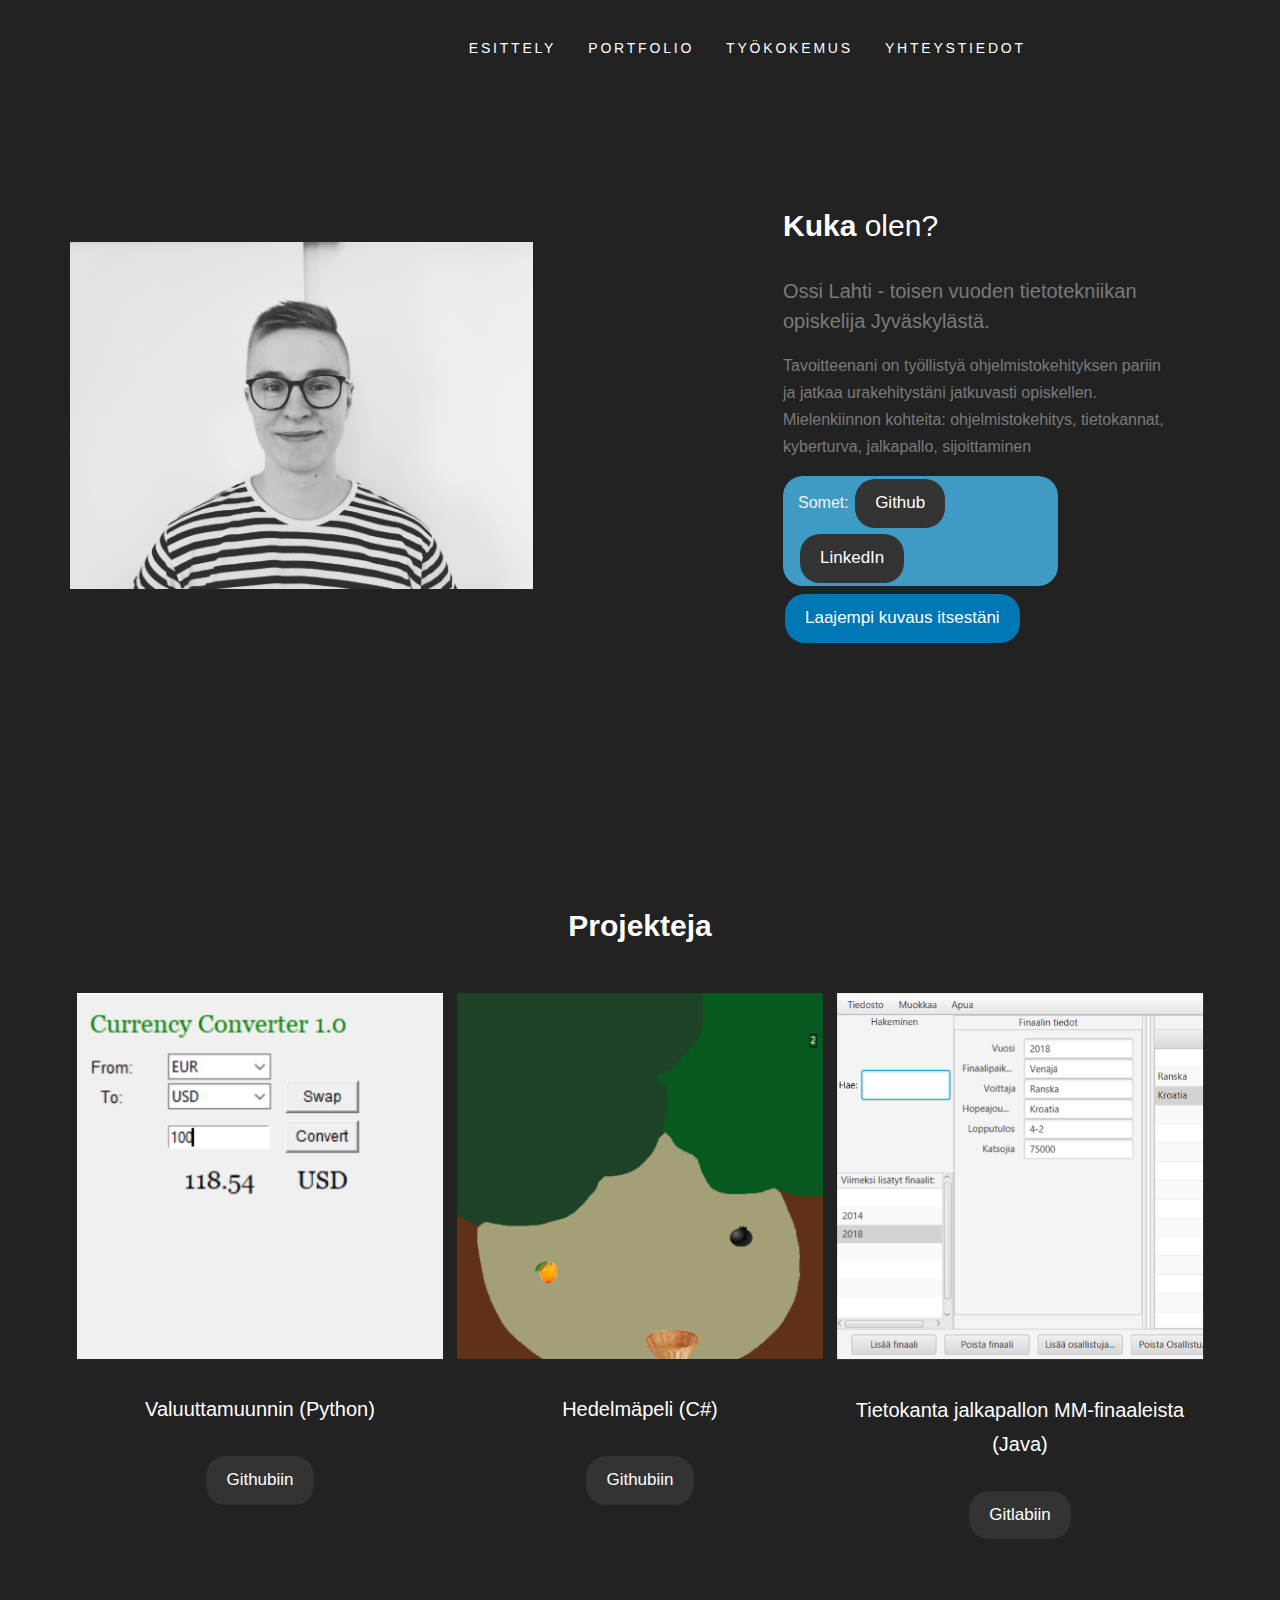
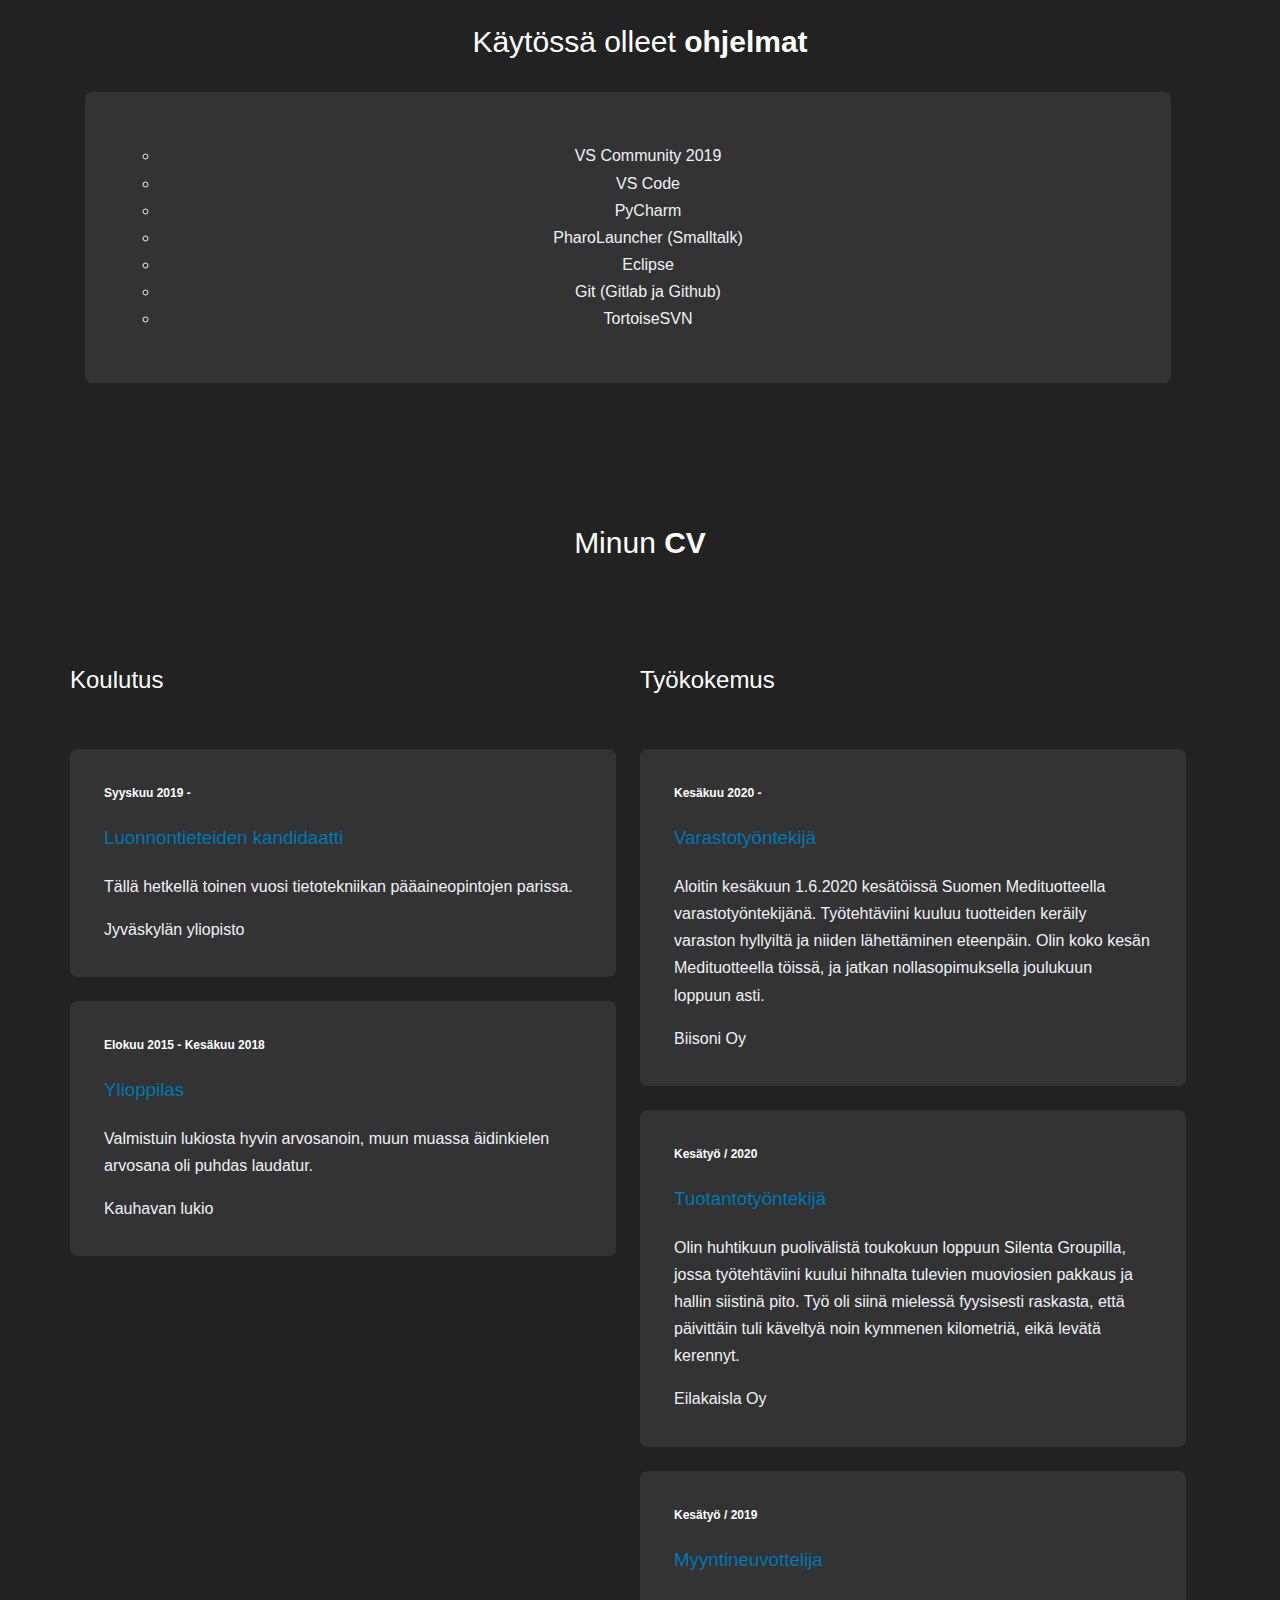
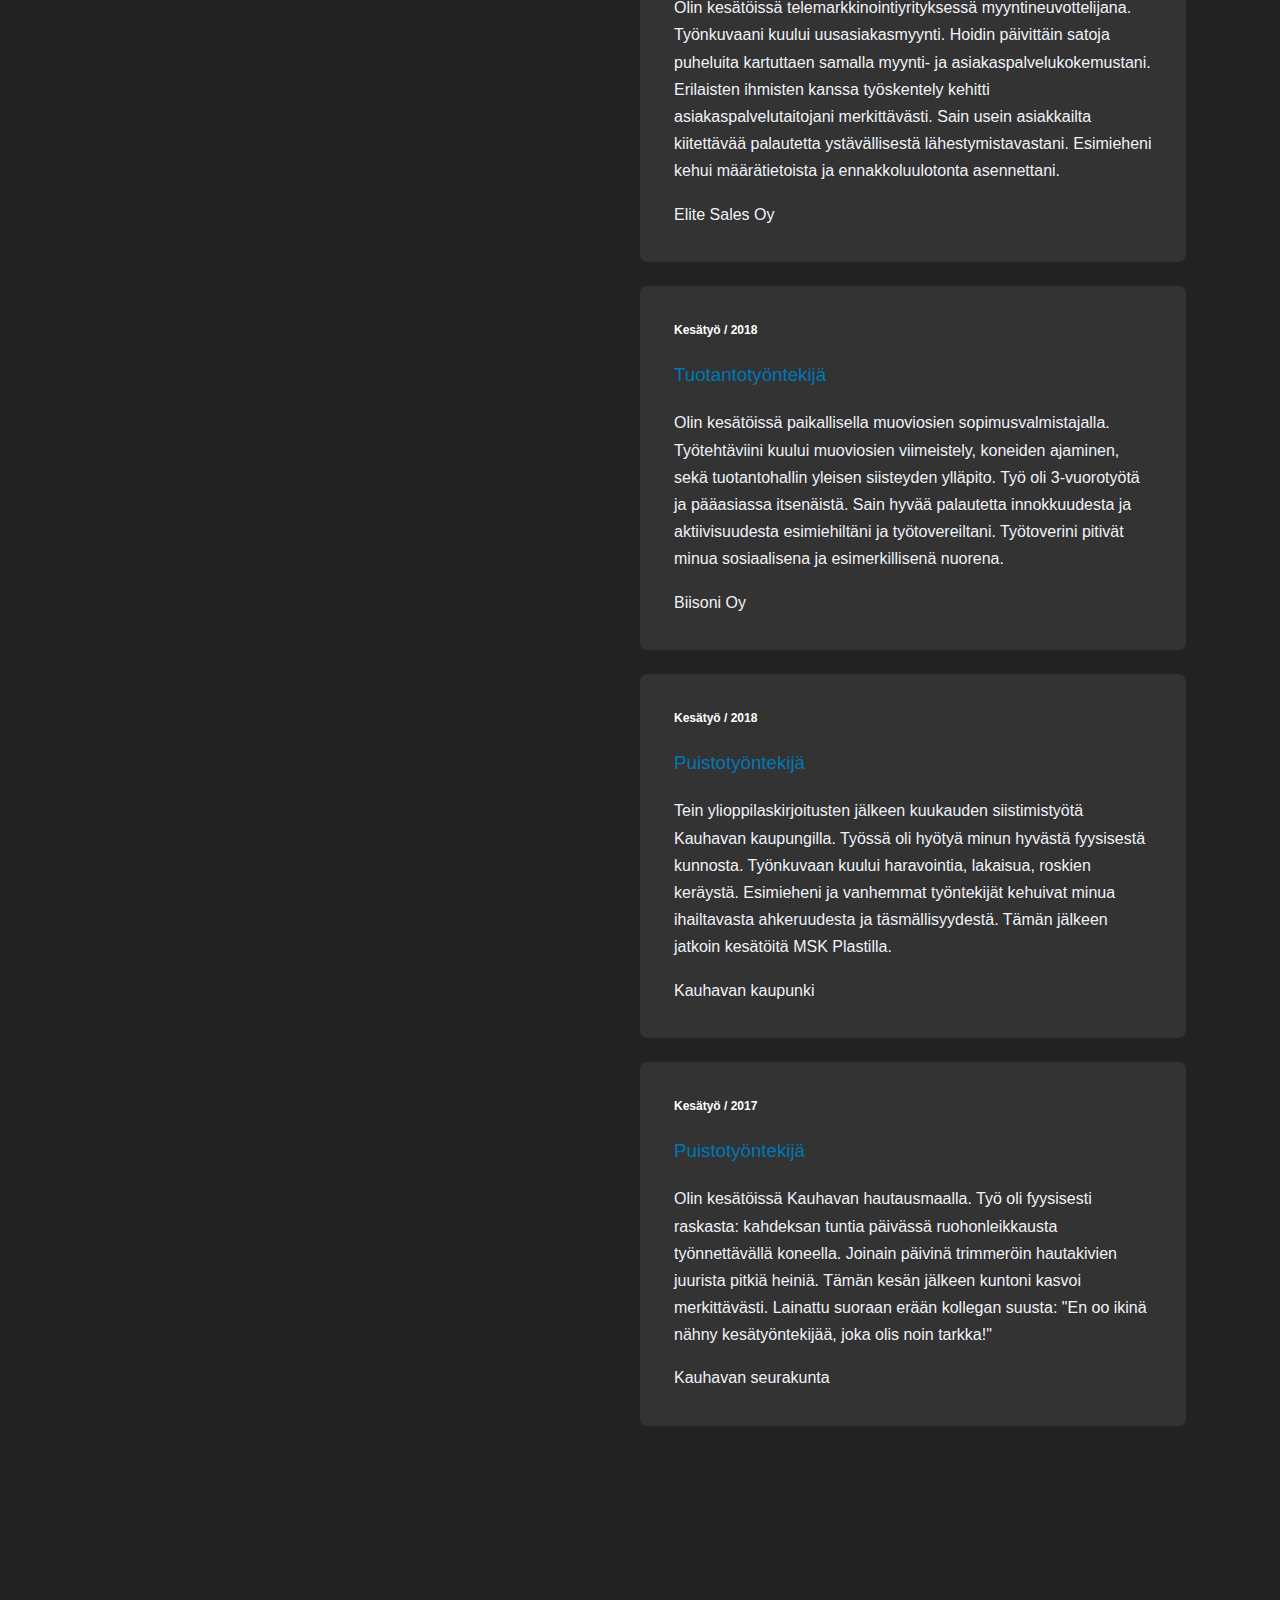
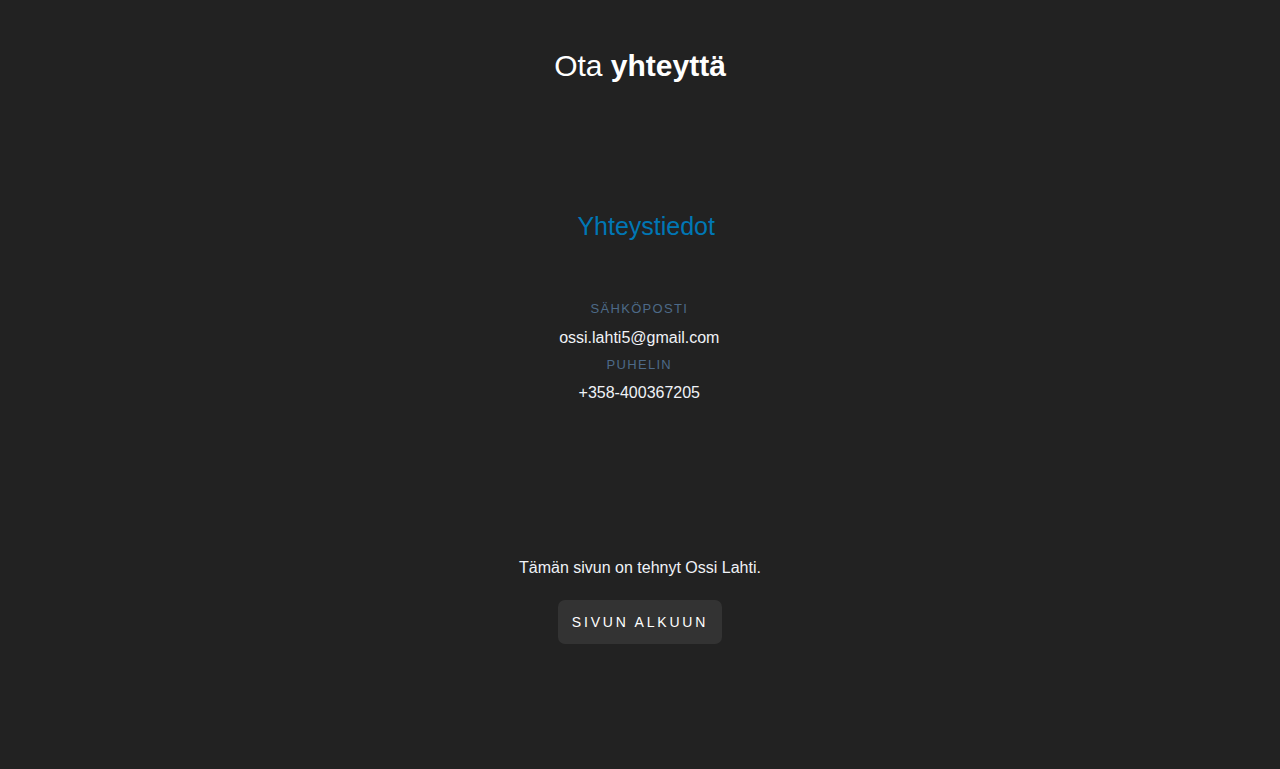
<file: index.html>
<!DOCTYPE html>
<html lang="fi">

<head>
    <meta charset="UTF-8" />
    <link href="css/ulkoasu.css" rel="StyleSheet" type="text/css" />
    <title>Ossi Lahti</title>
</head>

<body class="ekasivu">
    <div class="navbar">
        <a class="active" href="#section-about">ESITTELY</a>
        <a class="active" href="#section-portfolio">PORTFOLIO</a>
        <a class="active" href="#section-resume">TYÖKOKEMUS</a>
        <a class="active" href="#section-contact">YHTEYSTIEDOT</a>
    </div>
    <section class="site-section" id="section-about">
        <div class="container">
            <div class="row mb-5 align-items-center">
                <div class="col-lg-7 pr-lg-5 mb-5 mb-lg-0">
                    <img src="kuvat/IMG_20200924_141254.jpg" alt="Kuva minusta" class="img-fluid">
                </div>
                <div class="col-lg-5 pl-lg-5">
                    <div class="section-heading">
                        <h2><strong>Kuka</strong> olen?</h2>
                    </div>
                    <p class="lead">Ossi Lahti - toisen vuoden tietotekniikan opiskelija Jyväskylästä. </p>
                    <p class="teksti2">Tavoitteenani on työllistyä ohjelmistokehityksen pariin ja jatkaa urakehitystäni
                        jatkuvasti opiskellen. Mielenkiinnon kohteita:
                        ohjelmistokehitys, tietokannat, kyberturva, jalkapallo, sijoittaminen
                    </p>
                    <div style="padding-left: 15px; padding-right: 10px; background-color: #3f9ac4; width: 275px; border-radius: 20px; "
                        class="cat">
                        Somet: <a href="https://github.com/ossilahti/" class="gitnapit">Github</a>
                        <a href="https://www.linkedin.com/in/ossi-lahti/" class="gitnapit">LinkedIn</a>
                    </div>
                    <div style="padding-top: 5px;" class="nappi">
                        <p>
                            <a href="kuvaus\kuvaus.html" class="button">Laajempi kuvaus itsestäni</a>
                        </p>
                    </div>

                </div>
            </div>
        </div>
    </section>
    <section class="site-section" id="section-portfolio">
        <div class="container">
            <div class="row">
                <div class="section-heading text-center col-md-12">
                    <h2><strong>Projekteja</strong></h2>
                </div>
            </div>
            <div class="filters-content">
                <div class="row grid" style="position: relative; height: 600.766px;">
                    <div class="single-portfolio col-sm-4 all mockup" style="position: absolute; left: 0%; top: 0px;">
                        <div class="relative">
                            <div class="thumb">
                                <div class="overlay overlay-bg"></div>
                                <img class="image img-fluid" src="kuvat/currencyconverter.png" alt="">
                            </div>
                        </div>
                        <div class="p-inner">
                            <h4>Valuuttamuunnin (Python)</h4>
                            <div class="cat"><a href="https://github.com/ossilahti/currency-converter"
                                    class="gitnapit">Githubiin</a></div>
                        </div>
                    </div>
                    <div class="single-portfolio col-sm-4 all mockup"
                        style="position: absolute; left: 33.3318%; top: 0px;">
                        <div class="relative">
                            <div class="thumb">
                                <div class="overlay overlay-bg"></div>
                                <img class="image img-fluid" src="kuvat/hedelmapeli.png" alt="">
                            </div>
                        </div>
                        <div class="p-inner">
                            <h4>Hedelmäpeli (C#)</h4>
                            <div class="cat"><a href="https://github.com/ossilahti/hedelmapeli"
                                    class="gitnapit">Githubiin</a></div>
                        </div>
                    </div>
                    <div class="single-portfolio col-sm-4 all packaging"
                        style="position: absolute; left: 66.6637%; top: 0px;">
                        <div class="relative">
                            <div class="thumb">
                                <div class="overlay overlay-bg"></div>
                                <img class="image img-fluid" src="kuvat/tietokanta.png" alt="">
                            </div>
                        </div>
                        <div class="p-inner">
                            <h4>Tietokanta jalkapallon MM-finaaleista (Java)</h4>
                            <div class="cat"><a href="https://gitlab.jyu.fi/otvlahti/ohj2"
                                    class="gitnapit">Gitlabiin</a></div>
                        </div>
                    </div>
                </div>
                <div class="section-heading text-center col-md-12">
                    <h2>Käytössä olleet<strong> ohjelmat</strong></h2>
                    <div class="resume-item mb-4">
                        <ul class="a">
                            <li>VS Community 2019</li>
                            <li>VS Code</li>
                            <li>PyCharm</li>
                            <li>PharoLauncher (Smalltalk)</li>
                            <li>Eclipse</li>
                            <li>Git (Gitlab ja Github)</li>
                            <li>TortoiseSVN</li>
                        </ul>
                        </p>
                    </div>
                </div>
            </div>

        </div>
        <section class="site-section " id="section-resume">
            <div class="container">
                <div class="row">
                    <div class="col-md-12 mb-5">
                        <div class="section-heading text-center">
                            <h2>Minun <strong>CV</strong></h2>
                        </div>
                    </div>
                    <div class="col-md-6">
                        <h2 class="mb-5">Koulutus</h2>
                        <div class="resume-item mb-4">
                            <span class="date"><span class="icon-calendar"></span>Syyskuu 2019 - </span>
                            <h3>Luonnontieteiden kandidaatti</h3>
                            <p>Tällä hetkellä toinen vuosi tietotekniikan pääaineopintojen parissa.</p>
                            <span class="school">Jyväskylän yliopisto</span>
                        </div>
                        <div class="resume-item mb-4">
                            <span class="date"><span class="icon-calendar"></span>Elokuu 2015 - Kesäkuu 2018</span>
                            <h3>Ylioppilas</h3>
                            <p>Valmistuin lukiosta hyvin arvosanoin, muun muassa äidinkielen arvosana oli puhdas
                                laudatur.
                            </p>
                            <span class="school">Kauhavan lukio</span>
                        </div>
                    </div>
                    <div class="col-md-6">
                        <h2 class="mb-5">Työkokemus</h2>
                        <div class="resume-item mb-4">
                            <span class="date"><span class="icon-calendar"></span>Kesäkuu 2020 - </span>
                            <h3>Varastotyöntekijä</h3>
                            <p>Aloitin kesäkuun 1.6.2020 kesätöissä Suomen Medituotteella varastotyöntekijänä.
                                Työtehtäviini
                                kuuluu
                                tuotteiden keräily varaston hyllyiltä
                                ja niiden lähettäminen eteenpäin. Olin koko kesän Medituotteella töissä, ja jatkan
                                nollasopimuksella
                                joulukuun loppuun
                                asti.</p>
                            <span class="school">Biisoni Oy</span>
                        </div>
                        <div class="resume-item mb-4">
                            <span class="date"><span class="icon-calendar"></span>Kesätyö / 2020</span>
                            <h3>Tuotantotyöntekijä</h3>
                            <p>Olin huhtikuun puolivälistä toukokuun loppuun Silenta Groupilla, jossa työtehtäviini
                                kuului
                                hihnalta
                                tulevien muoviosien pakkaus ja hallin siistinä pito.
                                Työ oli siinä mielessä fyysisesti raskasta, että päivittäin tuli käveltyä noin kymmenen
                                kilometriä, eikä
                                levätä kerennyt.</p>
                            <span class="school">Eilakaisla Oy</span>
                        </div>
                        <div class="resume-item mb-4">
                            <span class="date"><span class="icon-calendar"></span> Kesätyö / 2019</span>
                            <h3>Myyntineuvottelija</h3>
                            <p>Olin kesätöissä telemarkkinointiyrityksessä myyntineuvottelijana. Työnkuvaani kuului
                                uusasiakasmyynti.
                                Hoidin
                                päivittäin satoja puheluita kartuttaen samalla myynti- ja asiakaspalvelukokemustani.
                                Erilaisten ihmisten
                                kanssa
                                työskentely kehitti asiakaspalvelutaitojani merkittävästi. Sain usein asiakkailta
                                kiitettävää palautetta
                                ystävällisestä
                                lähestymistavastani. Esimieheni kehui määrätietoista ja ennakkoluulotonta asennettani.
                            </p>
                            <span class="school">Elite Sales Oy</span>
                        </div>
                        <div class="resume-item mb-4">
                            <span class="date"><span class="icon-calendar"></span>Kesätyö / 2018</span>
                            <h3>Tuotantotyöntekijä</h3>
                            <p> Olin kesätöissä paikallisella muoviosien sopimusvalmistajalla. Työtehtäviini kuului
                                muoviosien
                                viimeistely,
                                koneiden ajaminen, sekä tuotantohallin yleisen siisteyden ylläpito. Työ oli 3-vuorotyötä
                                ja
                                pääasiassa
                                itsenäistä. Sain hyvää palautetta innokkuudesta ja aktiivisuudesta esimiehiltäni ja
                                työtovereiltani.
                                Työtoverini pitivät minua sosiaalisena ja esimerkillisenä nuorena.</p>
                            <span class="school">Biisoni Oy</span>
                        </div>
                        <div class="resume-item mb-4">
                            <span class="date"><span class="icon-calendar"></span> Kesätyö / 2018</span>
                            <h3>Puistotyöntekijä</h3>
                            <p>Tein ylioppilaskirjoitusten jälkeen kuukauden siistimistyötä Kauhavan kaupungilla. Työssä
                                oli
                                hyötyä
                                minun hyvästä fyysisestä kunnosta. Työnkuvaan kuului haravointia, lakaisua, roskien
                                keräystä. Esimieheni
                                ja vanhemmat
                                työntekijät kehuivat minua ihailtavasta ahkeruudesta ja täsmällisyydestä. Tämän jälkeen
                                jatkoin
                                kesätöitä
                                MSK Plastilla.</p>
                            <span class="school">Kauhavan kaupunki</span>
                        </div>
                        <div class="resume-item mb-4">
                            <span class="date"><span class="icon-calendar"></span> Kesätyö / 2017</span>
                            <h3>Puistotyöntekijä</h3>
                            <p>Olin kesätöissä Kauhavan hautausmaalla. Työ oli fyysisesti raskasta: kahdeksan tuntia
                                päivässä
                                ruohonleikkausta työnnettävällä koneella. Joinain päivinä trimmeröin hautakivien
                                juurista
                                pitkiä heiniä.
                                Tämän kesän jälkeen kuntoni kasvoi merkittävästi. Lainattu suoraan erään kollegan
                                suusta:
                                "En oo ikinä
                                nähny kesätyöntekijää, joka olis noin tarkka!"</p>
                            <span class="school">Kauhavan seurakunta</span>
                        </div>

                    </div>
                </div>
            </div>
        </section>
        <section class="site-section" id="section-contact">
            <div class="container">
                <div class="row">
                    <div class="col-md-12 mb-5">
                        <div class="section-heading text-center">
                            <h2>Ota<strong> yhteyttä</strong></h2>
                        </div>
                        <div class="col-md-5 pl-md-5">
                            <h3 style="margin-left: 35.5%; font-size: 25px;"class="mb-5">Yhteystiedot</h3>
                            <ul class="site-contact-details">
                                <li>
                                    <span class="text-uppercase">Sähköposti</span>
                                    ossi.lahti5@gmail.com
                                </li>
                                <li>
                                    <span class="text-uppercase">Puhelin</span>
                                    +358-400367205
                                </li>
                            </ul>
                        </div>
                        
                    </div>
                </div>
        </section>
        <footer class="footer1">
            <p style="padding-top: 20px; padding-bottom: 10px;">Tämän sivun on tehnyt Ossi Lahti.
            <p style="padding-bottom: 30px;"><a class="alabäkki" href="#">SIVUN ALKUUN</a></p>
        </footer>
</body>

</html>
</file>
<file: css/ulkoasu.css>
body {
  font-family:-apple-system, BlinkMacSystemFont, "Segoe UI", Roboto, "Helvetica Neue", Arial, sans-serif, "Apple Color Emoji", "Segoe UI Emoji", "Segoe UI Symbol", "Noto Color Emoji"; 
  background-color: #222222;
  color: #f0f2f7;
  text-align:left;
  font-weight: 300;
  font-size:16px;
  line-height: 1.7;
  overflow-x: hidden; 
}
h1, h2, h3, h4, h5 {
  color: #fff;
  font-weight: 200;
}

p {
  margin-top: 0;
  margin-bottom: 1rem;
}

h3 {
  color:#0077b5;  
  font-family: inherit;
  font-weight:200;
}

.navbar {
    padding: 15px;
    overflow: hidden;
    background-color: transparent;
    position: relative;
    float: none;
    left: 34%;
  }
  
.navbar a {
    float: left;
    color: #fff;
    text-align: center;
    padding: 14px 16px;
    text-decoration: none;
    font-size: 14px;
    font-weight: 500;
    letter-spacing: .2em;
  }
  
.navbar a:hover {
    background-color: #fff;
    color: #0077b5;
  }
  
.navbar a:active {
    background-color: whitesmoke;
    color: #0077b5;
}

.active:last-child {
    border-right: none;
}

  img {
    height:100%;
    width: 75%;
    background-position: center;
    background-repeat: no-repeat;
    background-size: cover;
    vertical-align: middle;
    image-rendering: optimizeQuality;
  }

.resume-item {
  padding: 30px;
  background: #333;
  -webkit-transition: .3s all ease;
  -o-transition: .3s all ease;
  transition: .3s all ease;
  border: 4px solid transparent;
  border-radius: 7px;
}

.resume-item .date {
  display: block;
  margin-bottom: 10px;
  font-size: 12px;
  font-weight: 700;
  color: #fff;
}

.row {
  display: -webkit-box;
  display: -ms-flexbox;
  display: flex;
  -ms-flex-wrap: wrap;
  flex-wrap: wrap;
  margin-right: -15px;
  margin-left: -15px;
}

.site-section {
  padding: 5em 0;
}

.mb-4, .my-4 {
  margin-bottom: 1.5rem !important;
  margin-right: 1.5rem !important;
}

section {
  display: block;
}

.container {
  max-width: 1140px;
  width: 100%;
  padding-right: 15px;
  padding-left: 15px;
  margin-right: auto;
  margin-left: auto;
}

.col-md-6 {
  -webkit-box-flex: 0;
  -ms-flex: 0 0 50%;
  flex: 0 0 50%;
  max-width: 50%;
}

.col-md-12 {
  -webkit-box-flex: 0;
  -ms-flex: 0 0 100%;
  flex: 0 0 100%;
  max-width: 100%;
}

.mb-5, .my-5 {
  margin-bottom: 3rem !important;
}

.section-heading h2 strong {
  font-weight: 800;
}

.align-items-center {
    -webkit-box-align: center !important;
    -ms-flex-align: center !important;
    align-items: center !important;
}

.pr-lg-5, .px-lg-5 {
  padding-right: 3rem !important;
}

.img-fluid {
  max-width: 100%;
  height: auto;
}

.mb-lg-0, .my-lg-0 {
  margin-bottom: 0 !important;
}

.col-lg-7 {
  -webkit-box-flex: 0;
  -ms-flex: 0 0 58.33333%;
  flex: 0 0 58.33333%;
  max-width: 58.33333%;
}

.section-heading {
  margin-bottom: 10px;
  position: relative;
  z-index: 10;
}

.section-heading h2 {
  position: relative;
  font-weight: 200;
  padding-top: 5px;
  font-size: 30px;
}

.pr-lg-5, .px-lg-5 {
  padding-right: 3rem !important;
}

.col-lg-5 {
  -webkit-box-flex: 0;
  -ms-flex: 0 0 38.66667%;
  flex: 0 0 38.66667%;
  max-width: 38.66667%;
}

.pl-lg-5, .px-lg-5 {
  padding-left: 3rem !important;
}

*, ::before, ::after {
  -webkit-box-sizing: border-box;
  box-sizing: border-box;
}
  
.align-items-center {
  -webkit-box-align: center !important;
  -ms-flex-align: center !important;
  align-items: center !important;
}

.lead {
  font-weight: 200;
  line-height: 1.5;
  font-size: 1.25rem;
  color: #7a7a7a;
}

.teksti2 {
  margin-bottom: 1.0rem !important;
  color:  #7a7a7a;
}

element {
  position: relative;
  height: 944.766px;
}

.single-portfolio {
  margin-bottom: 50px;
  display: block;
  border-radius: 5px;
}

.col-sm-4 {
  -webkit-box-flex: 0;
  -ms-flex: 0 0 33.33333%;
  flex: 0 0 33.33333%;
  max-width: 33.33333%;
}

.single-portfolio .relative {
  margin-bottom: 20px;
}

.image {
  width: 100%;
  height: 100%;
  -webkit-transition: .5s ease;
  -o-transition: .5s ease;
  transition: .5s ease;
  -webkit-backface-visibility: hidden;
  backface-visibility: hidden;
  padding: 7px;
}

.thumb .overlay-bg {
  opacity: 0;
  border-radius: 5px;
  -webkit-transition: all 0.2s ease-in-out;
  -o-transition: all 0.2s ease-in-out;
  transition: all 0.2s ease-in-out;
}

.single-portfolio .p-inner h4 {
  font-size: 20px;
}

.single-portfolio .p-inner {
  text-align: center;
}

.text-center {
  text-align: center !important;
}

ul.a {
  list-style-type: circle;
}

footer {
  text-align: center;
}

.alabäkki {
  color: white;
  padding: 10px;
  background-color: #333;
  border: 4px solid transparent;
  border-radius: 7px;
  font-size: 14px;
  font-weight: 500;
  text-decoration: none;
  letter-spacing: .2em;
}

.button {
  background-color: #0077b5;
  border: none;
  color: white;
  padding: 10px 20px;
  text-align: center;
  text-decoration: none;
  display: inline-block;
  font-size: 17px;
  margin: 3px 2px;
  cursor: pointer;
  border-radius: 20px;
}

.nappi a:active {
  background-color: #075488;
  color: white;
}

.nappi a:hover {
    background-color: #075488;
    color: white;
  }

.linkkicolor {
  color:white;
}

.gitnapit {
  background-color: #333;
  border: none;
  color: white;
  padding: 10px 20px;
  text-decoration: none;
  text-align: center;
  display: inline-block;
  font-size: 17px;
  margin: 3px 2px;
  cursor: pointer;
  border-radius: 20px;
}

.cat a:hover {
  background-color: grey;
  color:white;
}

.footer1 a:hover {
  color: white;
  background-color: grey;
}

.otsikko1 {
  padding-top:50px; 
  text-align: center;
}

.col-md-5 {
  margin-top: 10%;
  -webkit-box-flex: 0;
  -ms-flex: 0 0 41.66667%;
  flex: 0 0 41.66667%;
  max-width: 41.66667%;
  margin-left: 27%;
}

.pl-md-5, .px-md-5 {
  padding-left: 3rem !important;
}

.site-contact-details, .site-contact-details li {
  padding: 0;
  margin: 0;
  text-align:center;
}

.text-uppercase {
  text-transform: uppercase !important;
}

.site-contact-details li {
  list-style: none;
  text-align:center;
}

.site-contact-details li > span {
  color: #4d6a88;
  letter-spacing: .1em;
  font-size: 13px;
  font-weight: 400;
  padding: 0.2rem;
  display: block;
}
</file>
